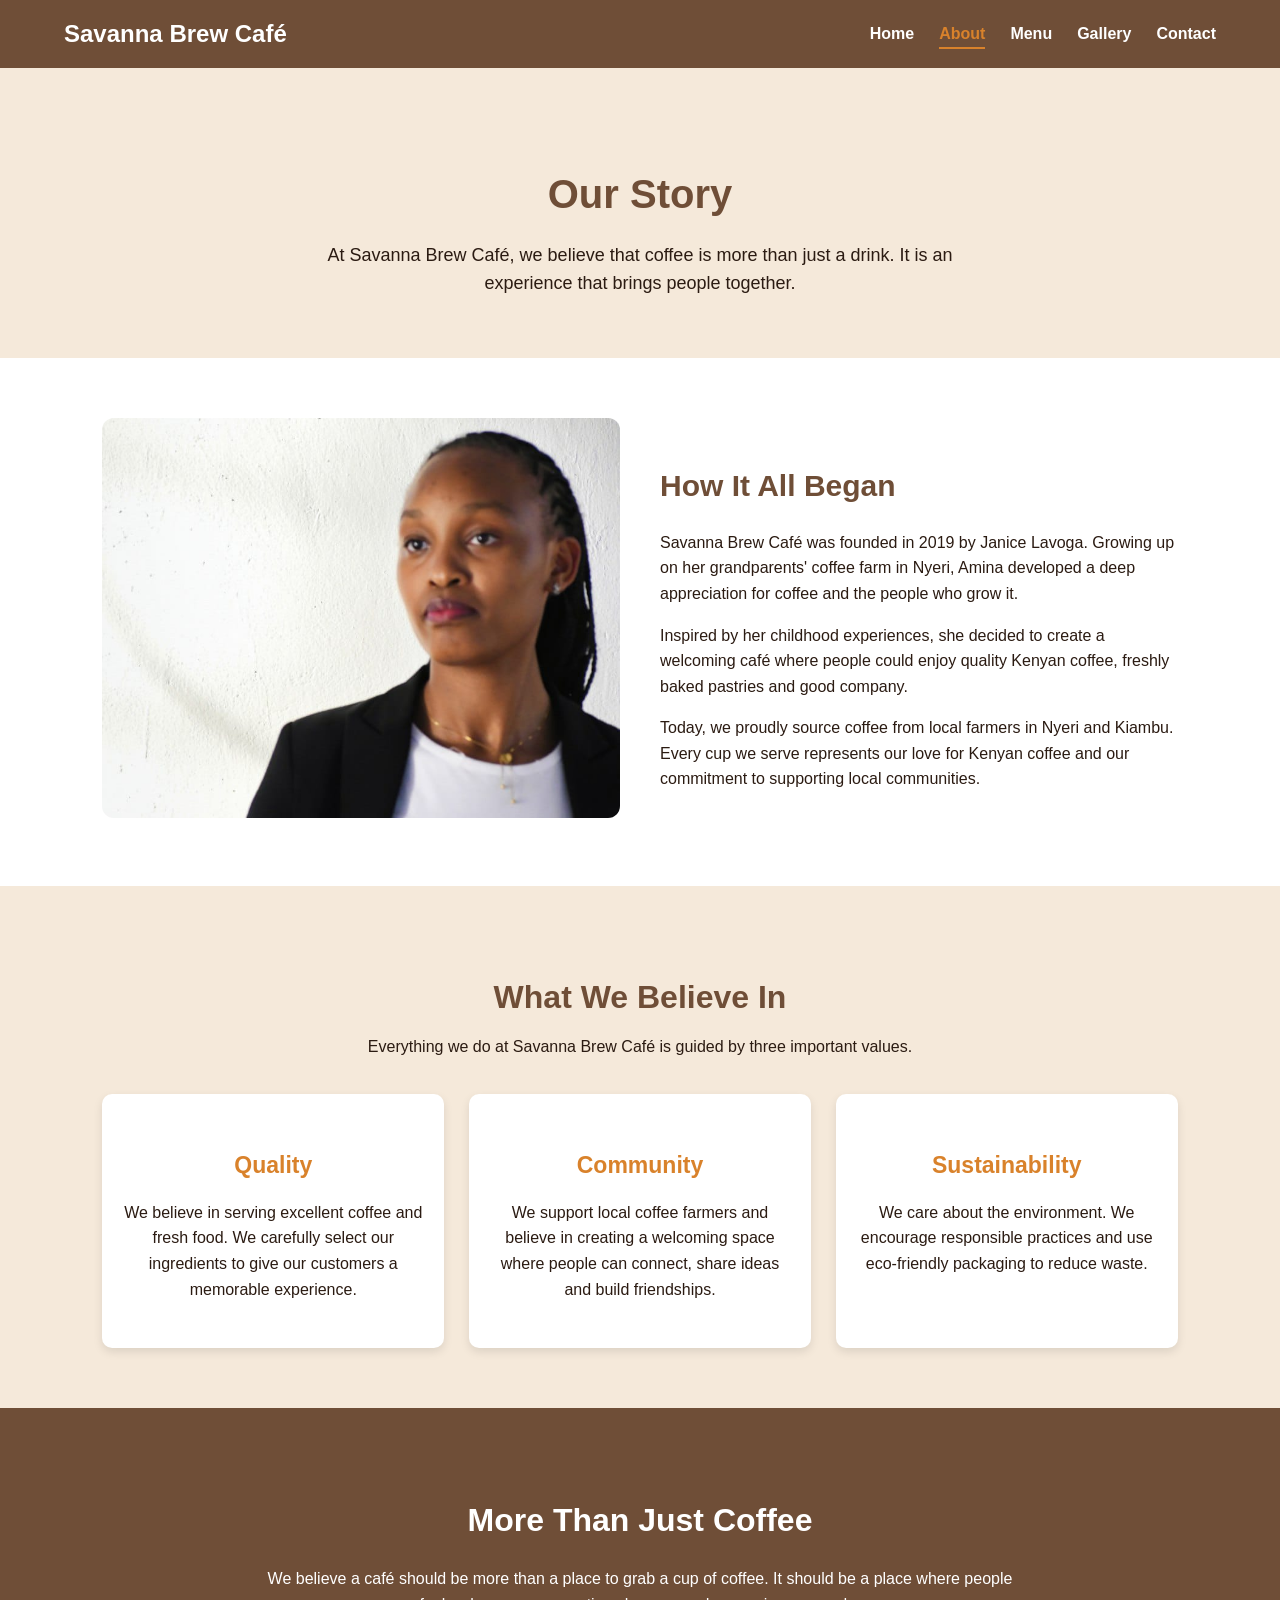
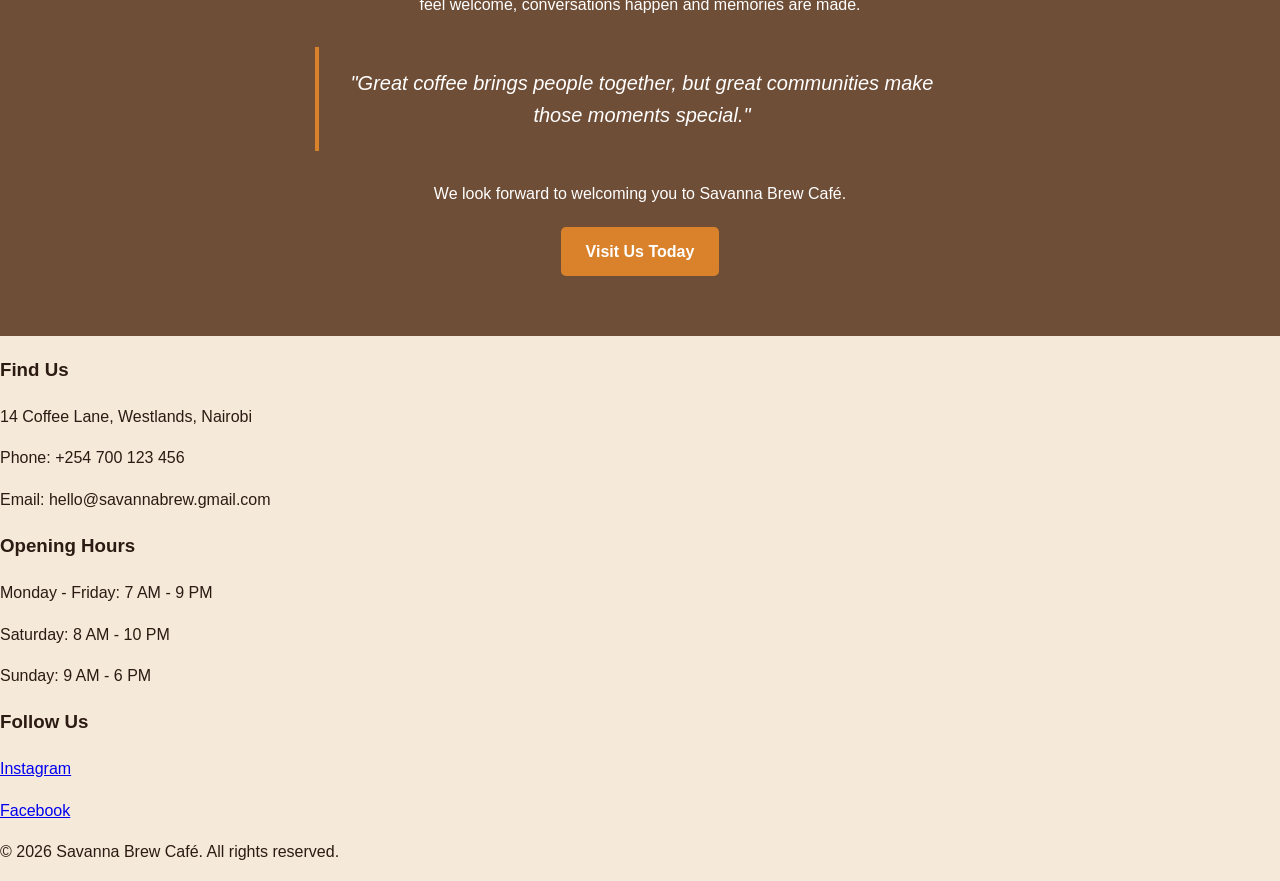
<file: about.html>
<!DOCTYPE html>
<html lang="en">

<head>
    <meta charset="UTF-8">
    <meta name="viewport" content="width=device-width, initial-scale=1.0">

    <title>About Us | Savanna Brew Café</title>

    <!-- Link to the external CSS file -->
    <link rel="stylesheet" href="css/style.css">
</head>

<body>

    <!-- HEADER -->
    <header>

        <h2>Savanna Brew Café</h2>

        <!-- NAVIGATION -->
        <nav>
            <ul>
                <li><a href="index.html">Home</a></li>

                <li><a href="about.html" class="active">About</a></li>

                <li><a href="menu.html">Menu</a></li>

                <li><a href="gallery.html">Gallery</a></li>

                <li><a href="contact.html">Contact</a></li>
            </ul>
        </nav>

    </header>


    <!-- MAIN CONTENT -->
    <main>

        <!-- ABOUT INTRODUCTION -->
        <section class="about-intro">

            <h1>Our Story</h1>

            <p>
                At Savanna Brew Café, we believe that coffee
                is more than just a drink. It is an experience
                that brings people together.
            </p>

        </section>


        <!-- ABOUT STORY SECTION -->
        <section class="about-story">

            <div class="about-image">

                <img src="images/photo.jpeg"
                     alt="Savanna Brew Café founder Janice Lavoga">

            </div>


            <div class="about-text">

                <h2>How It All Began</h2>

                <p>
                    Savanna Brew Café was founded in 2019 by
                    Janice Lavoga. Growing up on her grandparents'
                    coffee farm in Nyeri, Amina developed a deep
                    appreciation for coffee and the people who
                    grow it.
                </p>

                <p>
                    Inspired by her childhood experiences, she
                    decided to create a welcoming café where
                    people could enjoy quality Kenyan coffee,
                    freshly baked pastries and good company.
                </p>

                <p>
                    Today, we proudly source coffee from local
                    farmers in Nyeri and Kiambu. Every cup we
                    serve represents our love for Kenyan coffee
                    and our commitment to supporting local
                    communities.
                </p>

            </div>

        </section>


        <!-- OUR VALUES SECTION -->
        <section class="our-values">

            <h2>What We Believe In</h2>

            <p>
                Everything we do at Savanna Brew Café is guided
                by three important values.
            </p>


            <div class="values-container">

                <!-- QUALITY -->
                <article class="value-card">

                    <h3>Quality</h3>

                    <p>
                        We believe in serving excellent coffee
                        and fresh food. We carefully select our
                        ingredients to give our customers a
                        memorable experience.
                    </p>

                </article>


                <!-- COMMUNITY -->
                <article class="value-card">

                    <h3>Community</h3>

                    <p>
                        We support local coffee farmers and
                        believe in creating a welcoming space
                        where people can connect, share ideas
                        and build friendships.
                    </p>

                </article>


                <!-- SUSTAINABILITY -->
                <article class="value-card">

                    <h3>Sustainability</h3>

                    <p>
                        We care about the environment. We
                        encourage responsible practices and
                        use eco-friendly packaging to reduce
                        waste.
                    </p>

                </article>

            </div>

        </section>


        <!-- OUR COMMITMENT -->
        <section class="our-commitment">

            <h2>More Than Just Coffee</h2>

            <p>
                We believe a café should be more than a place
                to grab a cup of coffee. It should be a place
                where people feel welcome, conversations
                happen and memories are made.
            </p>

            <blockquote>
                "Great coffee brings people together, but
                great communities make those moments special."
            </blockquote>

            <p>
                We look forward to welcoming you to Savanna
                Brew Café.
            </p>

            <a href="contact.html">Visit Us Today</a>

        </section>

    </main>


    <!-- FOOTER -->
    <footer>

        <div class="footer-column">

            <h3>Find Us</h3>

            <p>14 Coffee Lane, Westlands, Nairobi</p>

            <p>Phone: +254 700 123 456</p>

            <p>Email: hello@savannabrew.gmail.com</p>

        </div>


        <div class="footer-column">

            <h3>Opening Hours</h3>

            <p>Monday - Friday: 7 AM - 9 PM</p>

            <p>Saturday: 8 AM - 10 PM</p>

            <p>Sunday: 9 AM - 6 PM</p>

        </div>


        <div class="footer-column">

            <h3>Follow Us</h3>

            <p>
                <a href="https://www.instagram.com/"
                   target="_blank"
                   rel="noopener noreferrer">
                   Instagram
                </a>
            </p>

            <p>
                <a href="https://www.facebook.com/"
                   target="_blank"
                   rel="noopener noreferrer">
                   Facebook
                </a>
            </p>

        </div>


        <p>
            &copy; 2026 Savanna Brew Café. All rights reserved.
        </p>

    </footer>

</body>
</html>
</file>
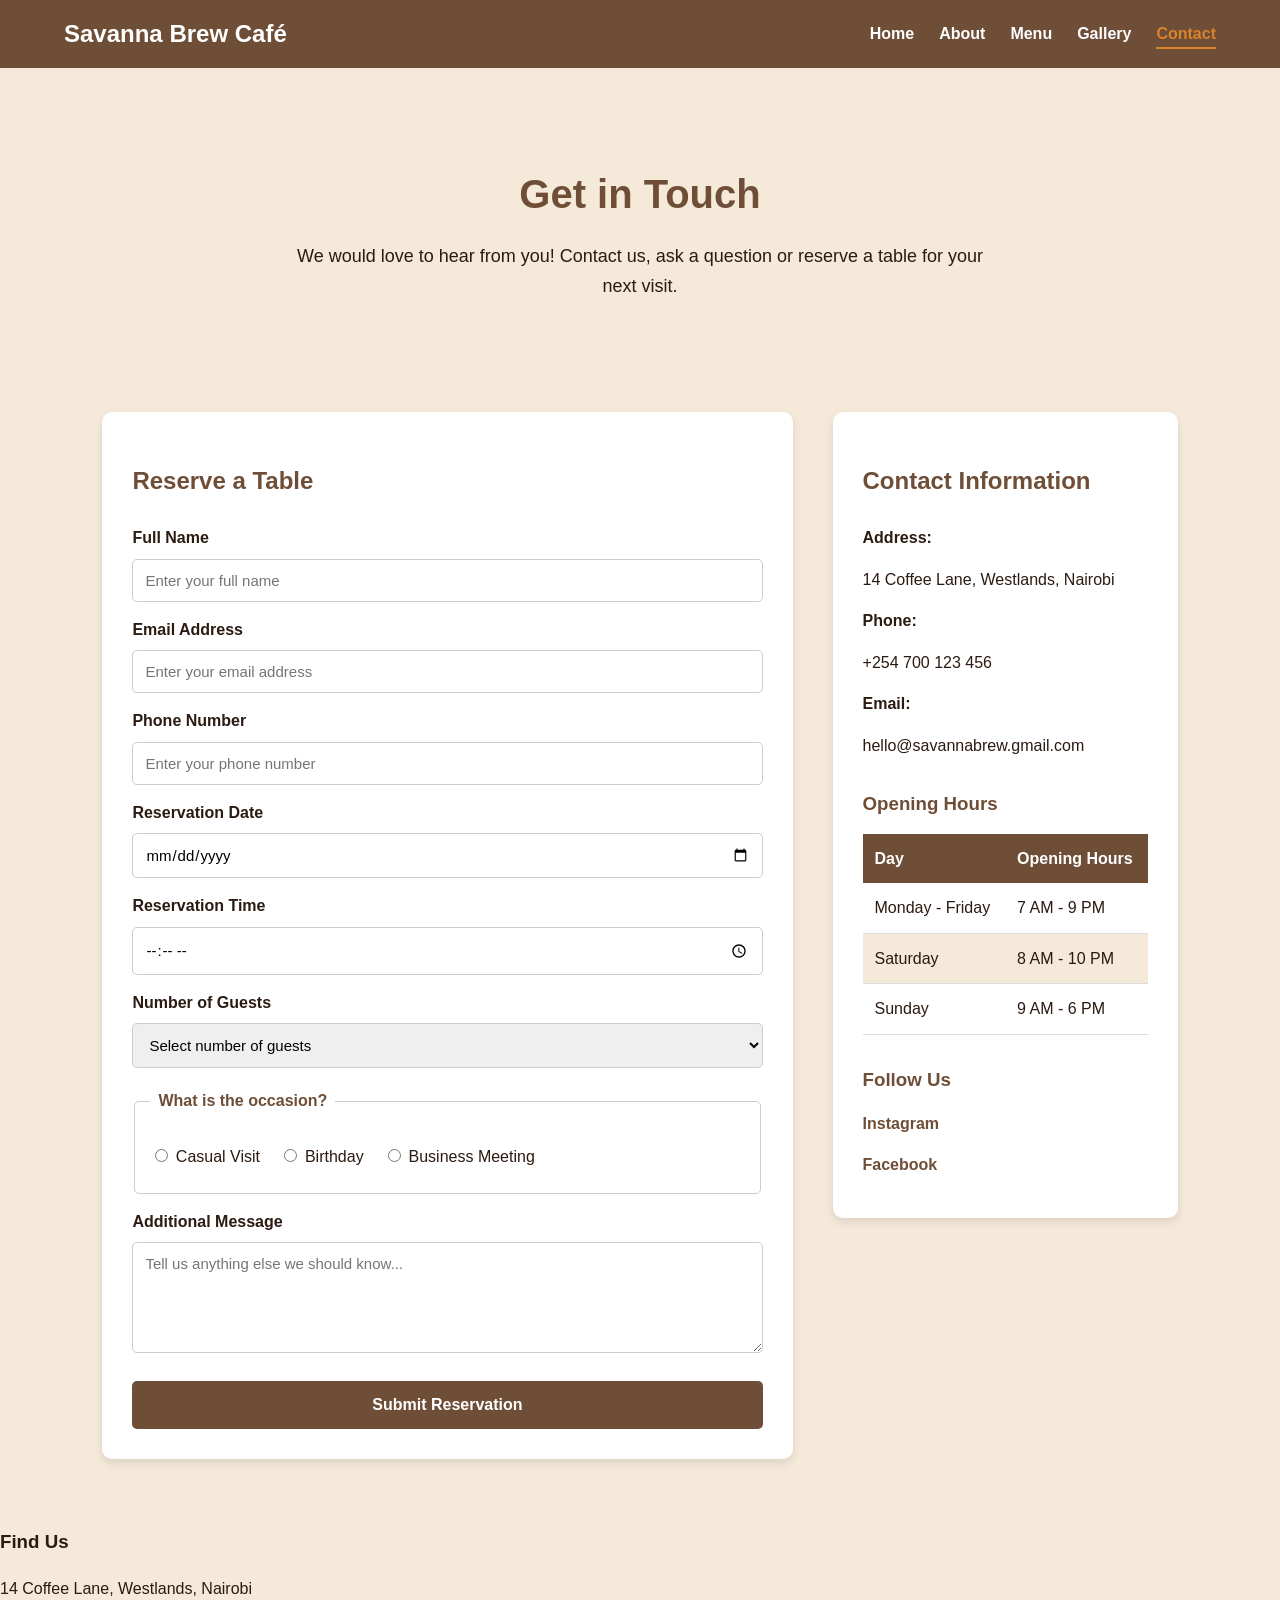
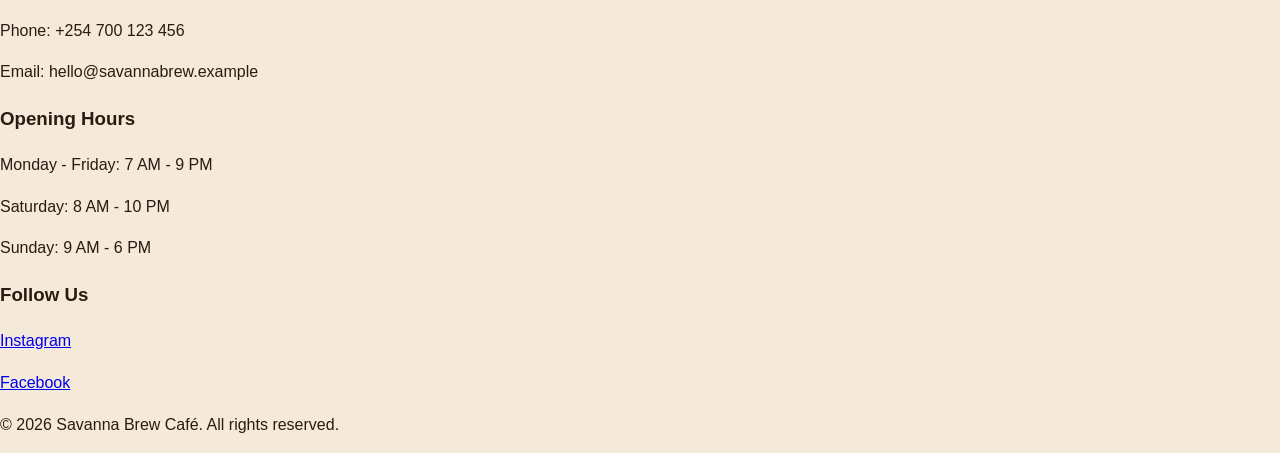
<file: contact.html>
<!DOCTYPE html>
<html lang="en">

<head>
    <meta charset="UTF-8">
    <meta name="viewport" content="width=device-width, initial-scale=1.0">

    <title>Contact Us | Savanna Brew Café</title>

    <link rel="stylesheet" href="css/style.css">
</head>

<body>

    <!-- HEADER -->
    <header>

        <h2>Savanna Brew Café</h2>

        <!-- NAVIGATION -->
        <nav>
            <ul>
                <li><a href="index.html">Home</a></li>
                <li><a href="about.html">About</a></li>
                <li><a href="menu.html">Menu</a></li>
                <li><a href="gallery.html">Gallery</a></li>
                <li><a href="contact.html" class="active">Contact</a></li>
            </ul>
        </nav>

    </header>


    <!-- MAIN CONTENT -->
    <main>

        <!-- CONTACT INTRODUCTION -->
        <section class="contact-intro">

            <h1>Get in Touch</h1>

            <p>
                We would love to hear from you!
                Contact us, ask a question or reserve
                a table for your next visit.
            </p>

        </section>


        <!-- CONTACT CONTENT -->
        <section class="contact-section">

            <!-- RESERVATION FORM -->
            <div class="contact-form">

                <h2>Reserve a Table</h2>

                <form action="#" method="post">

                    <label for="name">Full Name</label>
                    <input type="text" id="name" name="name"
                           placeholder="Enter your full name" required>


                    <label for="email">Email Address</label>
                    <input type="email" id="email" name="email"
                           placeholder="Enter your email address" required>


                    <label for="phone">Phone Number</label>
                    <input type="tel" id="phone" name="phone"
                           placeholder="Enter your phone number">


                    <label for="date">Reservation Date</label>
                    <input type="date" id="date" name="date" required>


                    <label for="time">Reservation Time</label>
                    <input type="time" id="time" name="time" required>


                    <label for="guests">Number of Guests</label>
                    <select id="guests" name="guests">

                        <option value="">Select number of guests</option>
                        <option value="1">1 Guest</option>
                        <option value="2">2 Guests</option>
                        <option value="3">3 Guests</option>
                        <option value="4">4 Guests</option>
                        <option value="5">5 Guests</option>
                        <option value="6">6 Guests</option>
                        <option value="7">7 Guests</option>
                        <option value="8">8 Guests</option>
                        <option value="9">9 Guests</option>
                        <option value="10">10 Guests</option>

                    </select>


                    <!-- OCCASION -->
                    <fieldset>

                        <legend>What is the occasion?</legend>

                        <label>
                            <input type="radio" name="occasion" value="casual">
                            Casual Visit
                        </label>

                        <label>
                            <input type="radio" name="occasion" value="birthday">
                            Birthday
                        </label>

                        <label>
                            <input type="radio" name="occasion" value="business">
                            Business Meeting
                        </label>

                    </fieldset>


                    <label for="message">Additional Message</label>

                    <textarea id="message" name="message"
                              rows="5"
                              placeholder="Tell us anything else we should know..."></textarea>


                    <button type="submit">Submit Reservation</button>

                </form>

            </div>


            <!-- CONTACT INFORMATION -->
            <div class="contact-information">

                <h2>Contact Information</h2>

                <p><strong>Address:</strong></p>
                <p>14 Coffee Lane, Westlands, Nairobi</p>

                <p><strong>Phone:</strong></p>
                <p>+254 700 123 456</p>

                <p><strong>Email:</strong></p>
                <p>hello@savannabrew.gmail.com</p>


                <h3>Opening Hours</h3>

                <table>

                    <thead>
                        <tr>
                            <th>Day</th>
                            <th>Opening Hours</th>
                        </tr>
                    </thead>

                    <tbody>

                        <tr>
                            <td>Monday - Friday</td>
                            <td>7 AM - 9 PM</td>
                        </tr>

                        <tr>
                            <td>Saturday</td>
                            <td>8 AM - 10 PM</td>
                        </tr>

                        <tr>
                            <td>Sunday</td>
                            <td>9 AM - 6 PM</td>
                        </tr>

                    </tbody>

                </table>


                <h3>Follow Us</h3>

                <p>
                    <a href="https://www.instagram.com/"
                       target="_blank"
                       rel="noopener noreferrer">Instagram</a>
                </p>

                <p>
                    <a href="https://www.facebook.com/"
                       target="_blank"
                       rel="noopener noreferrer">Facebook</a>
                </p>

            </div>

        </section>

    </main>


    <!-- FOOTER -->
    <footer>

        <div class="footer-column">

            <h3>Find Us</h3>
            <p>14 Coffee Lane, Westlands, Nairobi</p>
            <p>Phone: +254 700 123 456</p>
            <p>Email: hello@savannabrew.example</p>

        </div>


        <div class="footer-column">

            <h3>Opening Hours</h3>
            <p>Monday - Friday: 7 AM - 9 PM</p>
            <p>Saturday: 8 AM - 10 PM</p>
            <p>Sunday: 9 AM - 6 PM</p>

        </div>


        <div class="footer-column">

            <h3>Follow Us</h3>

            <p>
                <a href="https://www.instagram.com/"
                   target="_blank"
                   rel="noopener noreferrer">Instagram</a>
            </p>

            <p>
                <a href="https://www.facebook.com/"
                   target="_blank"
                   rel="noopener noreferrer">Facebook</a>
            </p>

        </div>

        <p>&copy; 2026 Savanna Brew Café. All rights reserved.</p>

    </footer>

</body>
</html>
</file>
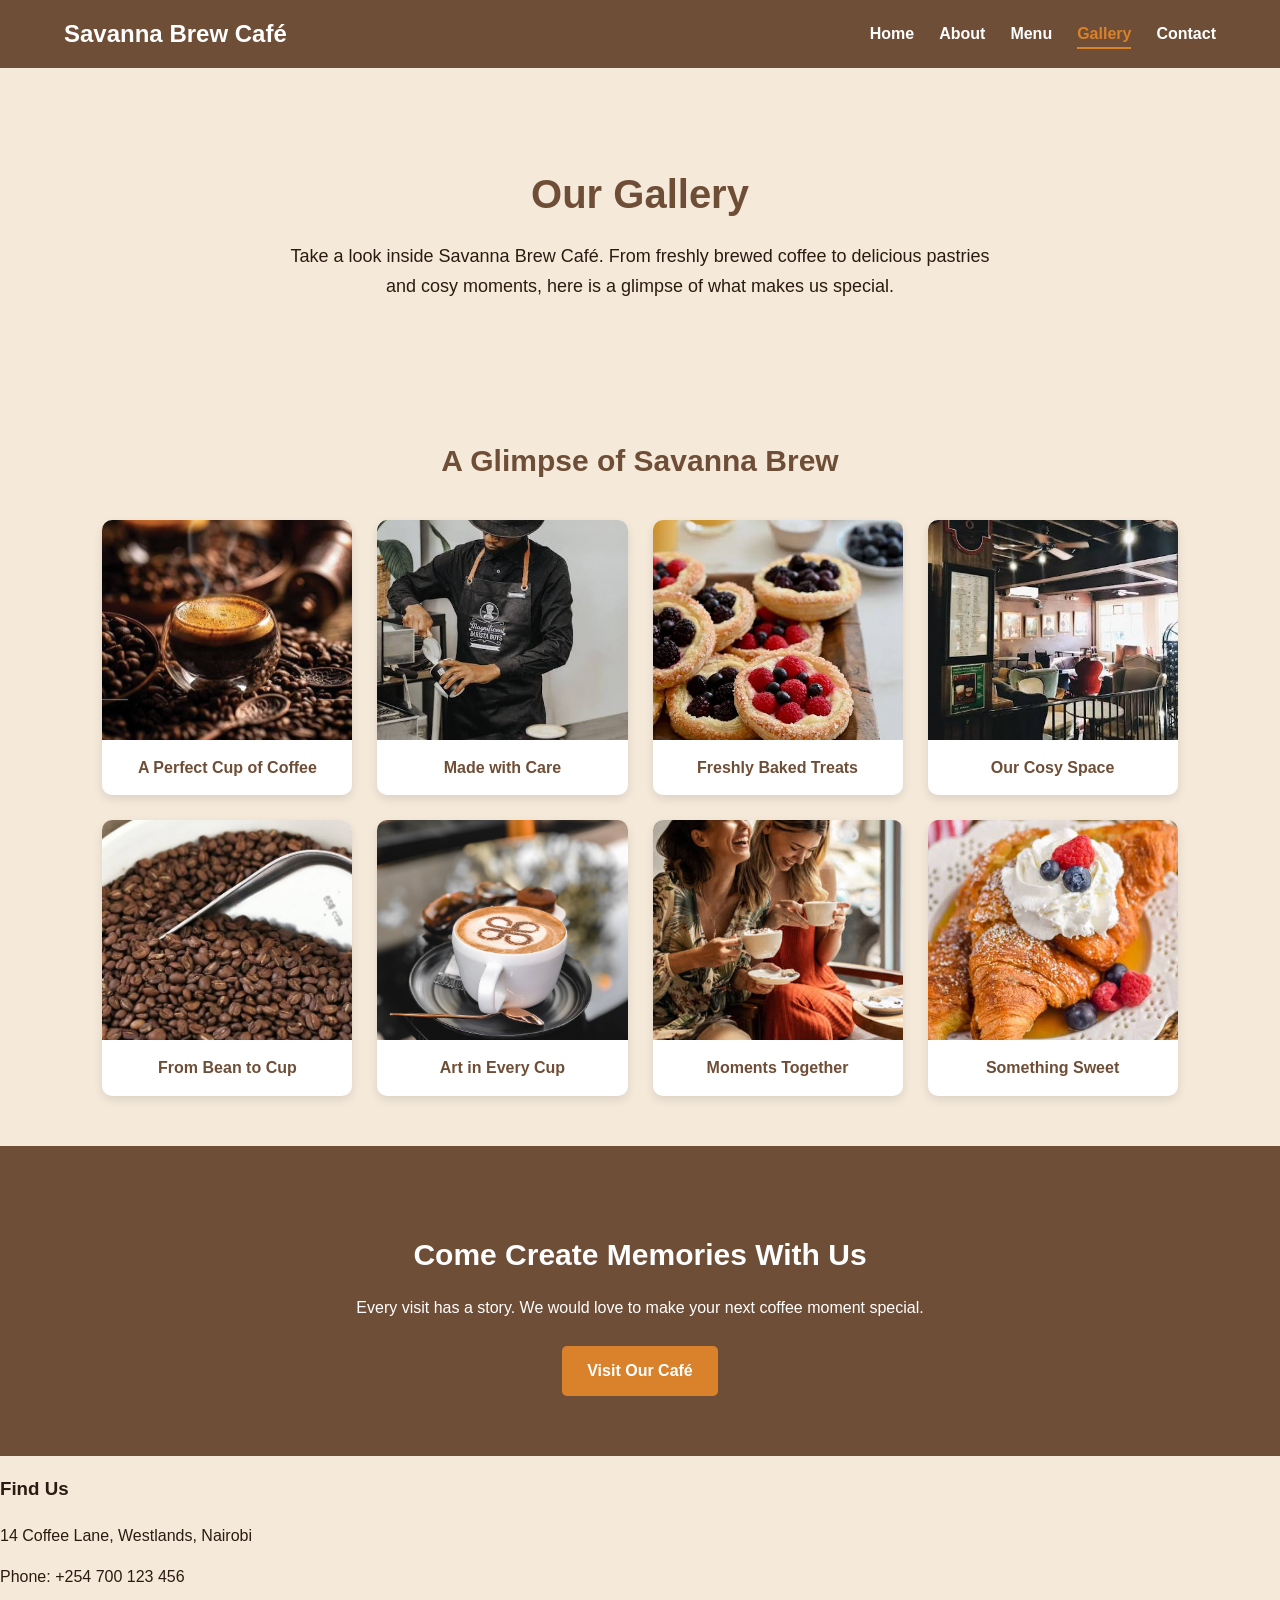
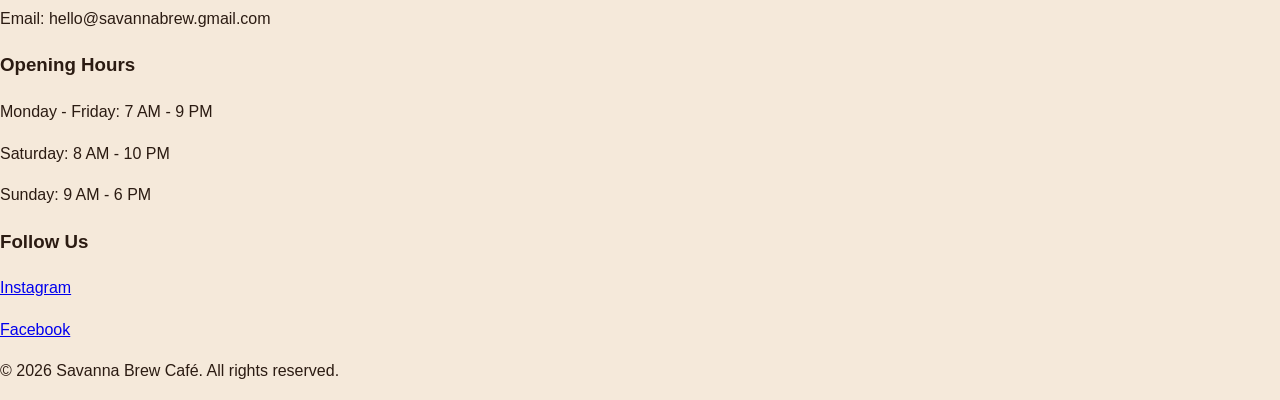
<file: gallery.html>
<!DOCTYPE html>
<html lang="en">

<head>
    <meta charset="UTF-8">
    <meta name="viewport" content="width=device-width, initial-scale=1.0">

    <title>Gallery | Savanna Brew Café</title>

    <!-- Link to external CSS stylesheet -->
    <link rel="stylesheet" href="css/style.css">
</head>

<body>

    <!-- HEADER -->
    <header>

        <h2>Savanna Brew Café</h2>

        <!-- NAVIGATION -->
        <nav>
            <ul>
                <li><a href="index.html">Home</a></li>

                <li><a href="about.html">About</a></li>

                <li><a href="menu.html">Menu</a></li>

                <li><a href="gallery.html" class="active">Gallery</a></li>

                <li><a href="contact.html">Contact</a></li>
            </ul>
        </nav>

    </header>


    <!-- MAIN CONTENT -->
    <main>

        <!-- GALLERY INTRODUCTION -->
        <section class="gallery-intro">

            <h1>Our Gallery</h1>

            <p>
                Take a look inside Savanna Brew Café.
                From freshly brewed coffee to delicious
                pastries and cosy moments, here is a glimpse
                of what makes us special.
            </p>

        </section>


        <!-- IMAGE GALLERY -->
        <section class="gallery-section">

            <h2>A Glimpse of Savanna Brew</h2>

            <div class="gallery-container">

                <figure>
                    <img src="images/coffee.jpeg"
                         alt="Freshly brewed cup of Kenyan coffee">
                    <figcaption>A Perfect Cup of Coffee</figcaption>
                </figure>


                <figure>
                    <img src="images/barista.jpeg"
                         alt="Barista preparing a cup of coffee">
                    <figcaption>Made with Care</figcaption>
                </figure>


                <figure>
                    <img src="images/pastries.jpeg"
                         alt="Freshly baked pastries displayed at the café">
                    <figcaption>Freshly Baked Treats</figcaption>
                </figure>


                <figure>
                    <img src="images/interior.jpeg"
                         alt="Cosy interior of Savanna Brew Café">
                    <figcaption>Our Cosy Space</figcaption>
                </figure>


                <figure>
                    <img src="  images/coffe%20roasted.jpeg"
                         alt="Coffee beans ready for roasting">
                    <figcaption>From Bean to Cup</figcaption>
                </figure>


                <figure>
                    <img src="images/cappuchino.jpg"
                         alt="Cappuccino with beautiful milk art">
                    <figcaption>Art in Every Cup</figcaption>
                </figure>


                <figure>
                    <img src="images/friends.jpeg"
                         alt="Friends enjoying coffee together">
                    <figcaption>Moments Together</figcaption>
                </figure>


                <figure>
                    <img src="images/croissant.jpeg"
                         alt="Delicious desserts served at the café">
                    <figcaption>Something Sweet</figcaption>
                </figure>

            </div>

        </section>


        <!-- GALLERY CLOSING MESSAGE -->
        <section class="gallery-message">

            <h2>Come Create Memories With Us</h2>

            <p>
                Every visit has a story. We would love
                to make your next coffee moment special.
            </p>

            <a href="contact.html">Visit Our Café</a>

        </section>

    </main>


    <!-- FOOTER -->
    <footer>

        <div class="footer-column">

            <h3>Find Us</h3>

            <p>14 Coffee Lane, Westlands, Nairobi</p>

            <p>Phone: +254 700 123 456</p>

            <p>Email: hello@savannabrew.gmail.com</p>

        </div>


        <div class="footer-column">

            <h3>Opening Hours</h3>

            <p>Monday - Friday: 7 AM - 9 PM</p>

            <p>Saturday: 8 AM - 10 PM</p>

            <p>Sunday: 9 AM - 6 PM</p>

        </div>


        <div class="footer-column">

            <h3>Follow Us</h3>

            <p>
                <a href="https://www.instagram.com/"
                   target="_blank"
                   rel="noopener noreferrer">
                   Instagram
                </a>
            </p>

            <p>
                <a href="https://www.facebook.com/"
                   target="_blank"
                   rel="noopener noreferrer">
                   Facebook
                </a>
            </p>

        </div>


        <p>
            &copy; 2026 Savanna Brew Café. All rights reserved.
        </p>

    </footer>

</body>
</html>
</file>
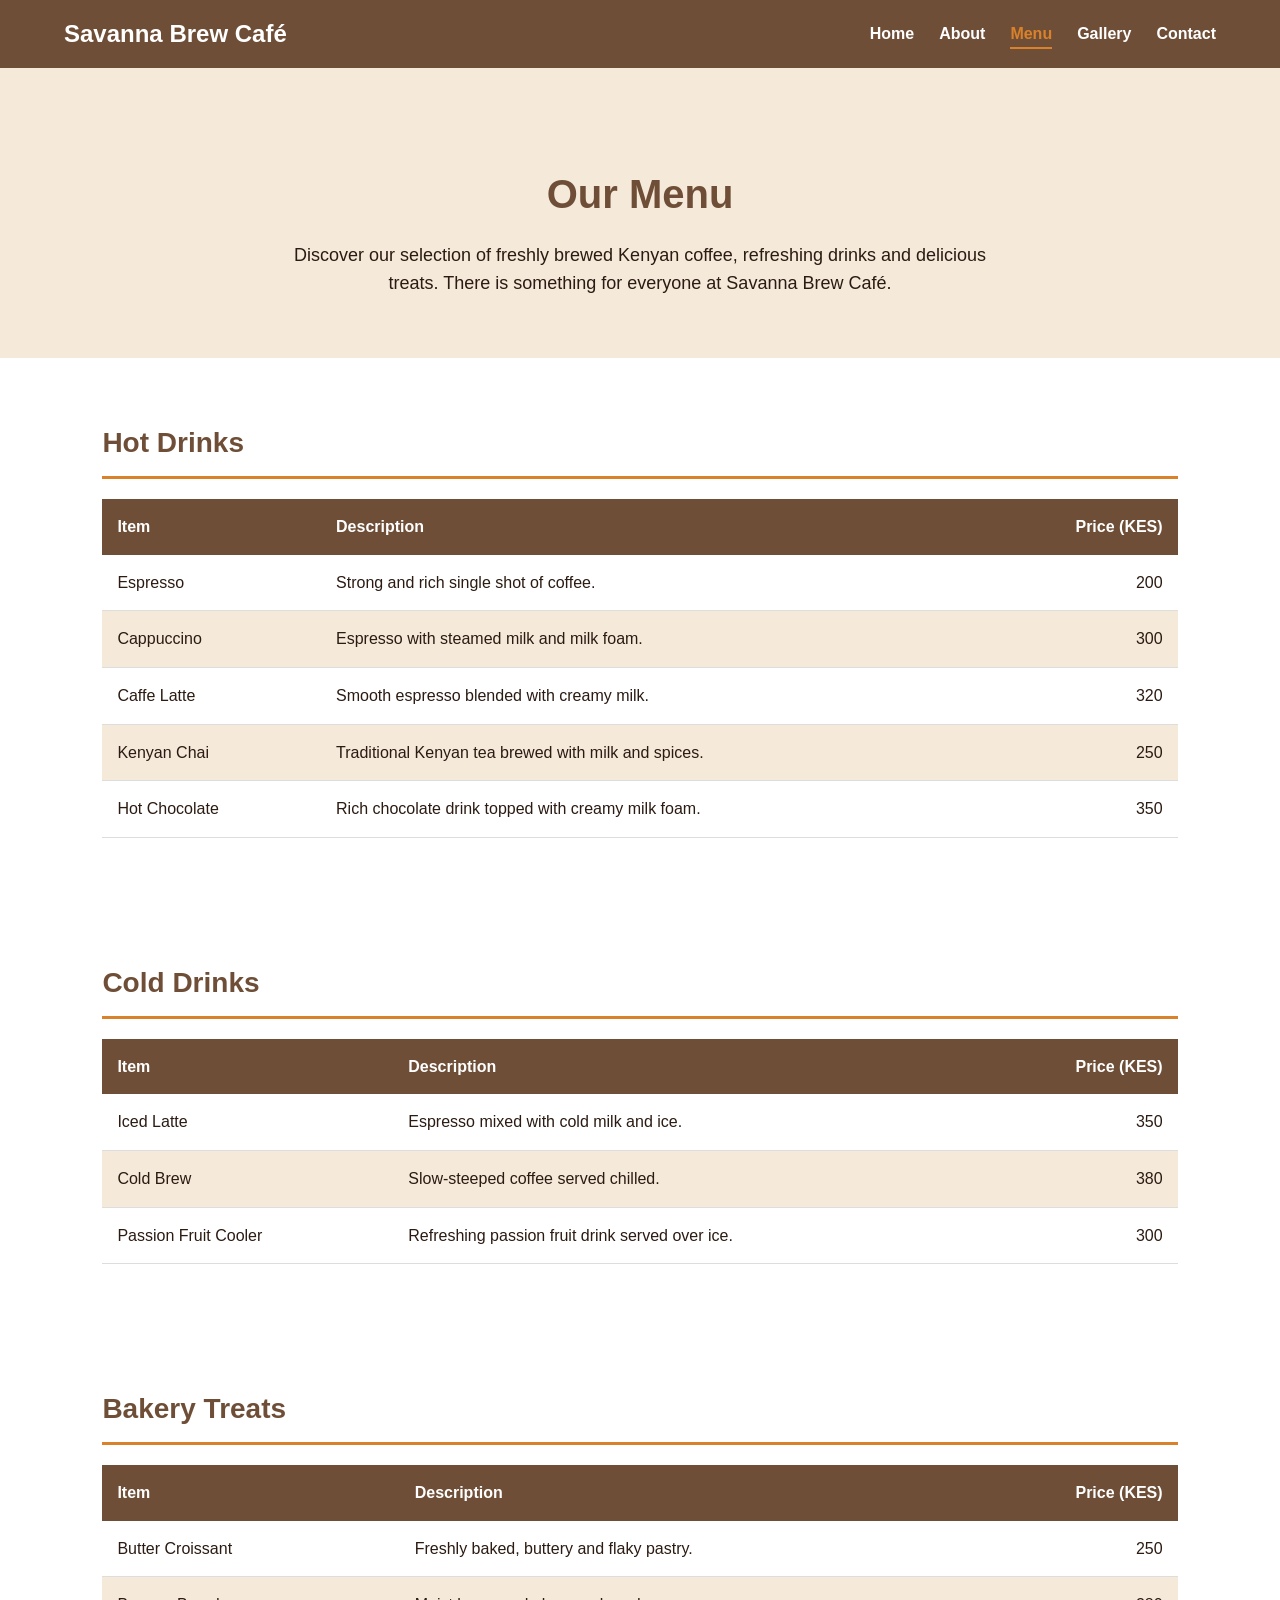
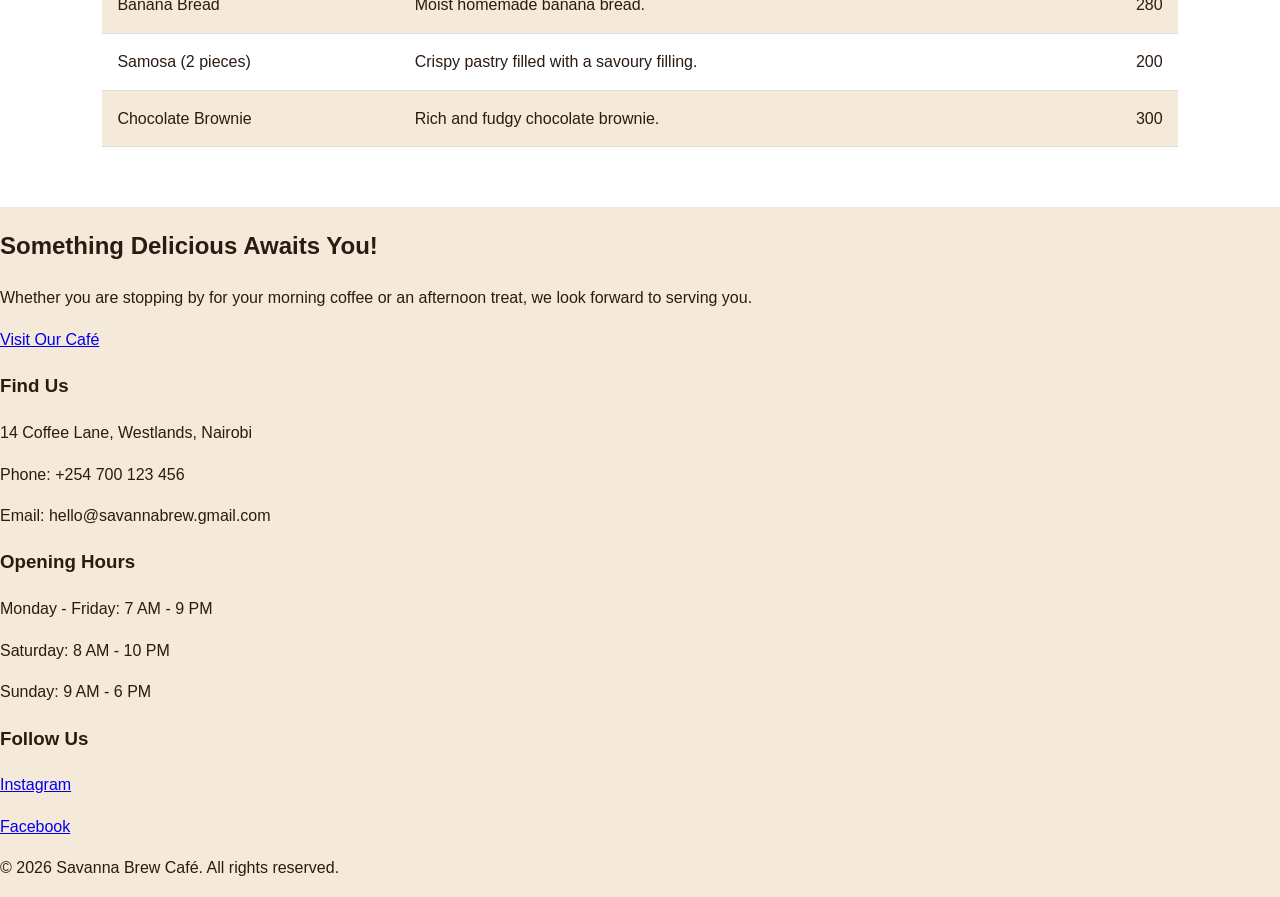
<file: menu.html>
<!DOCTYPE html>
<html lang="en">

<head>
    <meta charset="UTF-8">
    <meta name="viewport" content="width=device-width, initial-scale=1.0">

    <title>Our Menu | Savanna Brew Café</title>

    <!-- Link to the external CSS stylesheet -->
    <link rel="stylesheet" href="css/style.css">
</head>

<body>

    <!-- HEADER -->
    <header>

        <h2>Savanna Brew Café</h2>

        <!-- NAVIGATION -->
        <nav>
            <ul>
                <li><a href="index.html">Home</a></li>

                <li><a href="about.html">About</a></li>

                <li><a href="menu.html" class="active">Menu</a></li>

                <li><a href="gallery.html">Gallery</a></li>

                <li><a href="contact.html">Contact</a></li>
            </ul>
        </nav>

    </header>


    <!-- MAIN CONTENT -->
    <main>

        <!-- MENU INTRODUCTION -->
        <section class="menu-intro">

            <h1>Our Menu</h1>

            <p>
                Discover our selection of freshly brewed
                Kenyan coffee, refreshing drinks and
                delicious treats. There is something
                for everyone at Savanna Brew Café.
            </p>

        </section>


        <!-- HOT DRINKS -->
        <section class="menu-section">

            <h2>Hot Drinks</h2>

            <div class="table-container">

                <table>

                    <thead>
                        <tr>
                            <th scope="col">Item</th>
                            <th scope="col">Description</th>
                            <th scope="col">Price (KES)</th>
                        </tr>
                    </thead>

                    <tbody>

                        <tr>
                            <td>Espresso</td>
                            <td>Strong and rich single shot of coffee.</td>
                            <td>200</td>
                        </tr>

                        <tr>
                            <td>Cappuccino</td>
                            <td>Espresso with steamed milk and milk foam.</td>
                            <td>300</td>
                        </tr>

                        <tr>
                            <td>Caffe Latte</td>
                            <td>Smooth espresso blended with creamy milk.</td>
                            <td>320</td>
                        </tr>

                        <tr>
                            <td>Kenyan Chai</td>
                            <td>Traditional Kenyan tea brewed with milk and spices.</td>
                            <td>250</td>
                        </tr>

                        <tr>
                            <td>Hot Chocolate</td>
                            <td>Rich chocolate drink topped with creamy milk foam.</td>
                            <td>350</td>
                        </tr>

                    </tbody>

                </table>

            </div>

        </section>


        <!-- COLD DRINKS -->
        <section class="menu-section">

            <h2>Cold Drinks</h2>

            <div class="table-container">

                <table>

                    <thead>
                        <tr>
                            <th scope="col">Item</th>
                            <th scope="col">Description</th>
                            <th scope="col">Price (KES)</th>
                        </tr>
                    </thead>

                    <tbody>

                        <tr>
                            <td>Iced Latte</td>
                            <td>Espresso mixed with cold milk and ice.</td>
                            <td>350</td>
                        </tr>

                        <tr>
                            <td>Cold Brew</td>
                            <td>Slow-steeped coffee served chilled.</td>
                            <td>380</td>
                        </tr>

                        <tr>
                            <td>Passion Fruit Cooler</td>
                            <td>Refreshing passion fruit drink served over ice.</td>
                            <td>300</td>
                        </tr>

                    </tbody>

                </table>

            </div>

        </section>


        <!-- BAKERY TREATS -->
        <section class="menu-section">

            <h2>Bakery Treats</h2>

            <div class="table-container">

                <table>

                    <thead>
                        <tr>
                            <th scope="col">Item</th>
                            <th scope="col">Description</th>
                            <th scope="col">Price (KES)</th>
                        </tr>
                    </thead>

                    <tbody>

                        <tr>
                            <td>Butter Croissant</td>
                            <td>Freshly baked, buttery and flaky pastry.</td>
                            <td>250</td>
                        </tr>

                        <tr>
                            <td>Banana Bread</td>
                            <td>Moist homemade banana bread.</td>
                            <td>280</td>
                        </tr>

                        <tr>
                            <td>Samosa (2 pieces)</td>
                            <td>Crispy pastry filled with a savoury filling.</td>
                            <td>200</td>
                        </tr>

                        <tr>
                            <td>Chocolate Brownie</td>
                            <td>Rich and fudgy chocolate brownie.</td>
                            <td>300</td>
                        </tr>

                    </tbody>

                </table>

            </div>

        </section>


        <!-- MENU CLOSING MESSAGE -->
        <section class="menu-message">

            <h2>Something Delicious Awaits You!</h2>

            <p>
                Whether you are stopping by for your morning
                coffee or an afternoon treat, we look forward
                to serving you.
            </p>

            <a href="contact.html">Visit Our Café</a>

        </section>

    </main>


    <!-- FOOTER -->
    <footer>

        <div class="footer-column">

            <h3>Find Us</h3>

            <p>14 Coffee Lane, Westlands, Nairobi</p>

            <p>Phone: +254 700 123 456</p>

            <p>Email: hello@savannabrew.gmail.com</p>

        </div>


        <div class="footer-column">

            <h3>Opening Hours</h3>

            <p>Monday - Friday: 7 AM - 9 PM</p>

            <p>Saturday: 8 AM - 10 PM</p>

            <p>Sunday: 9 AM - 6 PM</p>

        </div>


        <div class="footer-column">

            <h3>Follow Us</h3>

            <p>
                <a href="https://www.instagram.com/"
                   target="_blank"
                   rel="noopener noreferrer">
                   Instagram
                </a>
            </p>

            <p>
                <a href="https://www.facebook.com/"
                   target="_blank"
                   rel="noopener noreferrer">
                   Facebook
                </a>
            </p>

        </div>


        <p>
            &copy; 2026 Savanna Brew Café. All rights reserved.
        </p>

    </footer>

</body>
</html>
</file>
<file: css/style.css>
/* GENERAL STYLING */

:root {
    --brown: #6F4E37;
    --cream: #F5E9DA;
    --orange: #D9822B;
    --dark: #2B1B12;
    --white: #FFFFFF;
}

* {
    box-sizing: border-box;
}

body {
    margin: 0;
    font-family: Arial, sans-serif;
    font-size: 16px;
    line-height: 1.6;
    color: var(--dark);
    background-color: var(--cream);
}

/* HEADER */

header {
    background-color: var(--brown);
    color: var(--white);
    padding: 15px 5%;
    display: flex;
    justify-content: space-between;
    align-items: center;
}

header h2 {
    margin: 0;
}

/* NAVIGATION */

nav ul {
    list-style: none;
    display: flex;
    gap: 25px;
    margin: 0;
    padding: 0;
}

nav a {
    color: var(--white);
    text-decoration: none;
    font-weight: bold;
}

nav a:hover {
    color: var(--orange);
}

/* HERO SECTION */

.hero {
    background-image: linear-gradient(
        rgba(43, 27, 18, 0.6),
        rgba(43, 27, 18, 0.6)
    ), url("../images/hero.jpg");

    background-size: cover;
    background-position: center;
    background-repeat: no-repeat;

    color: var(--white);
    text-align: center;
    padding: 120px 20px;
}

.hero h1 {
    font-size: 42px;
    margin-bottom: 20px;
}

.hero p {
    max-width: 700px;
    margin: 0 auto 30px;
}

/* BUTTONS */

.hero a,
.visit a {
    display: inline-block;
    background-color: var(--orange);
    color: var(--white);
    padding: 12px 25px;
    text-decoration: none;
    border-radius: 5px;
    font-weight: bold;
    transition: background-color 0.3s;
}

.hero a:hover,
.visit a:hover {
    background-color: var(--brown);
}

/* FEATURED SECTION */

.featured {
    padding: 50px 5%;
    display: flex;
    flex-wrap: wrap;
    gap: 25px;
}

.featured h2 {
    flex-basis: 100%;
    text-align: center;
}

.card {
    flex: 1 1 250px;
    background-color: var(--white);
    padding: 15px;
    border-radius: 10px;
    transition: transform 0.3s;
}

.card:hover {
    transform: translateY(-5px);
}

.card img {
    width: 100%;
    height: 200px;
    object-fit: cover;
    border-radius: 8px;
}

/* RESPONSIVE DESIGN */

@media screen and (max-width: 768px) {

    header {
        flex-direction: column;
        gap: 15px;
    }

    nav ul {
        flex-wrap: wrap;
        justify-content: center;
        gap: 15px;
    }

    .hero {
        padding: 80px 20px;
    }

    .hero h1 {
        font-size: 30px;
    }

    .featured {
        flex-direction: column;
    }

    .card {
        width: 100%;
    }

}



/* =================================
   ABOUT PAGE STYLING
================================= */


/* ABOUT INTRODUCTION */

.about-intro {
    background-color: var(--cream);
    text-align: center;
    padding: 60px 20px;
}

.about-intro h1 {
    color: var(--brown);
    font-size: 40px;
    margin-bottom: 15px;
}

.about-intro p {
    max-width: 700px;
    margin: 0 auto;
    font-size: 18px;
}


/* ABOUT STORY SECTION */

.about-story {
    display: flex;
    align-items: center;
    gap: 40px;
    padding: 60px 8%;
    background-color: var(--white);
}

.about-image,
.about-text {
    flex: 1;
}

.about-image img {
    width: 100%;
    height: 400px;
    object-fit: cover;
    border-radius: 12px;
}

.about-text h2 {
    color: var(--brown);
    font-size: 30px;
    margin-bottom: 20px;
}

.about-text p {
    margin-bottom: 15px;
}


/* OUR VALUES SECTION */

.our-values {
    padding: 60px 8%;
    text-align: center;
    background-color: var(--cream);
}

.our-values h2 {
    color: var(--brown);
    font-size: 32px;
    margin-bottom: 10px;
}

.our-values > p {
    max-width: 650px;
    margin: 0 auto 35px;
}


/* VALUES CARDS */

.values-container {
    display: flex;
    gap: 25px;
    justify-content: center;
}

.value-card {
    flex: 1;
    background-color: var(--white);
    padding: 30px 20px;
    border-radius: 10px;
    box-shadow: 0 4px 10px rgba(0, 0, 0, 0.1);
    transition: transform 0.3s;
}

.value-card:hover {
    transform: translateY(-8px);
}

.value-card h3 {
    color: var(--orange);
    font-size: 23px;
    margin-bottom: 15px;
}


/* OUR COMMITMENT SECTION */

.our-commitment {
    background-color: var(--brown);
    color: var(--white);
    text-align: center;
    padding: 60px 20px;
}

.our-commitment h2 {
    font-size: 32px;
    margin-bottom: 20px;
}

.our-commitment p {
    max-width: 750px;
    margin: 0 auto 20px;
}

.our-commitment blockquote {
    max-width: 650px;
    margin: 30px auto;
    padding: 20px;
    border-left: 4px solid var(--orange);
    font-style: italic;
    font-size: 20px;
}

.our-commitment a {
    display: inline-block;
    background-color: var(--orange);
    color: var(--white);
    text-decoration: none;
    padding: 12px 25px;
    border-radius: 5px;
    font-weight: bold;
    transition: background-color 0.3s;
}

.our-commitment a:hover {
    background-color: var(--dark);
}


/* ACTIVE NAVIGATION LINK */

nav a.active {
    color: var(--orange);
    border-bottom: 2px solid var(--orange);
    padding-bottom: 5px;
}


/* ABOUT PAGE RESPONSIVE DESIGN */

@media screen and (max-width: 768px) {

    .about-intro h1 {
        font-size: 32px;
    }

    .about-story {
        flex-direction: column;
        padding: 40px 5%;
    }

    .about-image img {
        height: 300px;
    }

    .values-container {
        flex-direction: column;
    }

    .our-commitment blockquote {
        font-size: 18px;
    }

}




/* =================================
   MENU PAGE STYLING
================================= */


/* MENU INTRODUCTION */

.menu-intro {
    background-color: var(--cream);
    text-align: center;
    padding: 60px 20px;
}

.menu-intro h1 {
    color: var(--brown);
    font-size: 40px;
    margin-bottom: 15px;
}

.menu-intro p {
    max-width: 700px;
    margin: 0 auto;
    font-size: 18px;
}


/* MENU SECTIONS */

.menu-section {
    padding: 40px 8%;
    background-color: var(--white);
}

.menu-section h2 {
    color: var(--brown);
    font-size: 28px;
    margin-bottom: 20px;
    border-bottom: 3px solid var(--orange);
    padding-bottom: 10px;
}


/* TABLE CONTAINER */

.table-container {
    width: 100%;
    overflow-x: auto;
}


/* MENU TABLE */

.menu-section table {
    width: 100%;
    border-collapse: collapse;
    margin-bottom: 20px;
}


/* TABLE HEADINGS */

.menu-section thead {
    background-color: var(--brown);
    color: var(--white);
}

.menu-section th {
    padding: 15px;
    text-align: left;
}


/* TABLE DATA */

.menu-section td {
    padding: 15px;
    border-bottom: 1px solid #ddd;
}


/* ZEBRA STRIPING */

.menu-section tbody tr:nth-child(even) {
    background-color: var(--cream);
}


/* TABLE HOVER EFFECT */

.menu-section tbody tr:hover {
    background-color: #EAD5BF;
}


/* ALIGN PRICES TO THE RIGHT */

.menu-section th:last-child,
.menu-section td:last-child {
    text-align: right;
}



/* =================================
   GALLERY PAGE STYLING
================================= */

/* GALLERY INTRODUCTION */
.gallery-intro {
    background-color: var(--cream);
    text-align: center;
    padding: 60px 20px;
}

.gallery-intro h1 {
    color: var(--brown);
    font-size: 40px;
    margin-bottom: 15px;
}

.gallery-intro p {
    max-width: 700px;
    margin: 0 auto;
    font-size: 18px;
    line-height: 1.7;
}

/* GALLERY SECTION */
.gallery-section {
    background-color: var(--cream);
    padding: 50px 8%;
}

.gallery-section h2 {
    color: var(--brown);
    text-align: center;
    font-size: 30px;
    margin-bottom: 35px;
}

/* GALLERY GRID */
.gallery-container {
    display: grid;
    grid-template-columns: repeat(4, 1fr);
    gap: 25px;
}

/* GALLERY FIGURES */
.gallery-container figure {
    background-color: var(--white);
    border-radius: 10px;
    overflow: hidden;
    margin: 0;
    box-shadow: 0 4px 10px rgba(0, 0, 0, 0.1);
    transition: transform 0.3s ease;
}

/* GALLERY IMAGES */
.gallery-container img {
    width: 100%;
    height: 220px;
    object-fit: cover;
    display: block;
}

/* IMAGE CAPTIONS */
.gallery-container figcaption {
    color: var(--brown);
    text-align: center;
    padding: 15px;
    font-weight: bold;
}

/* IMAGE HOVER EFFECT */
.gallery-container figure:hover {
    transform: translateY(-5px);
}

/* GALLERY CLOSING MESSAGE */
.gallery-message {
    background-color: var(--brown);
    color: var(--white);
    text-align: center;
    padding: 60px 20px;
}

.gallery-message h2 {
    font-size: 30px;
    margin-bottom: 15px;
}

.gallery-message p {
    max-width: 700px;
    margin: 0 auto 25px;
    line-height: 1.7;
}

.gallery-message a {
    display: inline-block;
    background-color: var(--orange);
    color: var(--white);
    text-decoration: none;
    padding: 12px 25px;
    border-radius: 5px;
    font-weight: bold;
    transition: background-color 0.3s ease;
}

.gallery-message a:hover {
    background-color: var(--dark);
}

/* GALLERY RESPONSIVE DESIGN */
@media screen and (max-width: 768px) {

    .gallery-intro h1 {
        font-size: 32px;
    }

    .gallery-container {
        grid-template-columns: repeat(2, 1fr);
        gap: 15px;
    }

    .gallery-section {
        padding: 35px 5%;
    }

    .gallery-container img {
        height: 180px;
    }

}

@media screen and (max-width: 480px) {

    .gallery-container {
        grid-template-columns: 1fr;
    }

    .gallery-container img {
        height: 230px;
    }

}



/* =================================
   CONTACT PAGE STYLING
================================= */

/* CONTACT INTRODUCTION */
.contact-intro {
    background-color: var(--cream);
    text-align: center;
    padding: 60px 20px;
}

.contact-intro h1 {
    color: var(--brown);
    font-size: 40px;
    margin-bottom: 15px;
}

.contact-intro p {
    max-width: 700px;
    margin: 0 auto;
    font-size: 18px;
    line-height: 1.7;
}

/* CONTACT SECTION */
.contact-section {
    display: grid;
    grid-template-columns: 2fr 1fr;
    gap: 40px;
    padding: 50px 8%;
    background-color: var(--cream);
    align-items: start;
}

/* FORM CONTAINER */
.contact-form {
    background-color: var(--white);
    padding: 30px;
    border-radius: 10px;
    box-shadow: 0 4px 10px rgba(0, 0, 0, 0.1);
}

.contact-form h2,
.contact-information h2 {
    color: var(--brown);
    margin-bottom: 25px;
}

/* FORM LABELS */
.contact-form label {
    display: block;
    color: var(--dark);
    font-weight: bold;
    margin-bottom: 8px;
    margin-top: 15px;
}

/* INPUT FIELDS */
.contact-form input[type="text"],
.contact-form input[type="email"],
.contact-form input[type="tel"],
.contact-form input[type="date"],
.contact-form input[type="time"],
.contact-form select,
.contact-form textarea {
    width: 100%;
    padding: 12px;
    border: 1px solid #ccc;
    border-radius: 5px;
    font-family: Arial, sans-serif;
    font-size: 15px;
    box-sizing: border-box;
}

/* FOCUS EFFECT */
.contact-form input:focus,
.contact-form select:focus,
.contact-form textarea:focus {
    outline: none;
    border-color: var(--orange);
    box-shadow: 0 0 5px rgba(217, 130, 43, 0.3);
}

/* OCCASION FIELDSET */
.contact-form fieldset {
    border: 1px solid #ccc;
    border-radius: 5px;
    padding: 15px;
    margin-top: 20px;
}

.contact-form legend {
    color: var(--brown);
    font-weight: bold;
    padding: 0 8px;
}

.contact-form fieldset label {
    display: inline-block;
    margin-right: 15px;
    font-weight: normal;
}

.contact-form input[type="radio"] {
    accent-color: var(--orange);
}

/* TEXTAREA */
.contact-form textarea {
    resize: vertical;
}

/* SUBMIT BUTTON */
.contact-form button {
    width: 100%;
    background-color: var(--brown);
    color: var(--white);
    border: none;
    padding: 15px;
    margin-top: 20px;
    border-radius: 5px;
    font-size: 16px;
    font-weight: bold;
    cursor: pointer;
    transition: background-color 0.3s ease;
}

.contact-form button:hover {
    background-color: var(--orange);
}

/* CONTACT INFORMATION */
.contact-information {
    background-color: var(--white);
    padding: 30px;
    border-radius: 10px;
    box-shadow: 0 4px 10px rgba(0, 0, 0, 0.1);
}

.contact-information h3 {
    color: var(--brown);
    margin-top: 30px;
    margin-bottom: 15px;
}

.contact-information p {
    color: var(--dark);
    line-height: 1.6;
    margin-bottom: 10px;
}

.contact-information a {
    color: var(--brown);
    text-decoration: none;
    font-weight: bold;
}

.contact-information a:hover {
    color: var(--orange);
    text-decoration: underline;
}

/* OPENING HOURS TABLE */
.contact-information table {
    width: 100%;
    border-collapse: collapse;
    margin-top: 15px;
}

.contact-information th {
    background-color: var(--brown);
    color: var(--white);
    padding: 12px;
    text-align: left;
}

.contact-information td {
    padding: 12px;
    border-bottom: 1px solid #ddd;
}

.contact-information tbody tr:nth-child(even) {
    background-color: var(--cream);
}

/* CONTACT RESPONSIVE DESIGN */
@media screen and (max-width: 768px) {

    .contact-intro h1 {
        font-size: 32px;
    }

    .contact-section {
        grid-template-columns: 1fr;
        padding: 30px 5%;
        gap: 25px;
    }

    .contact-form,
    .contact-information {
        padding: 20px;
    }

}
</file>
